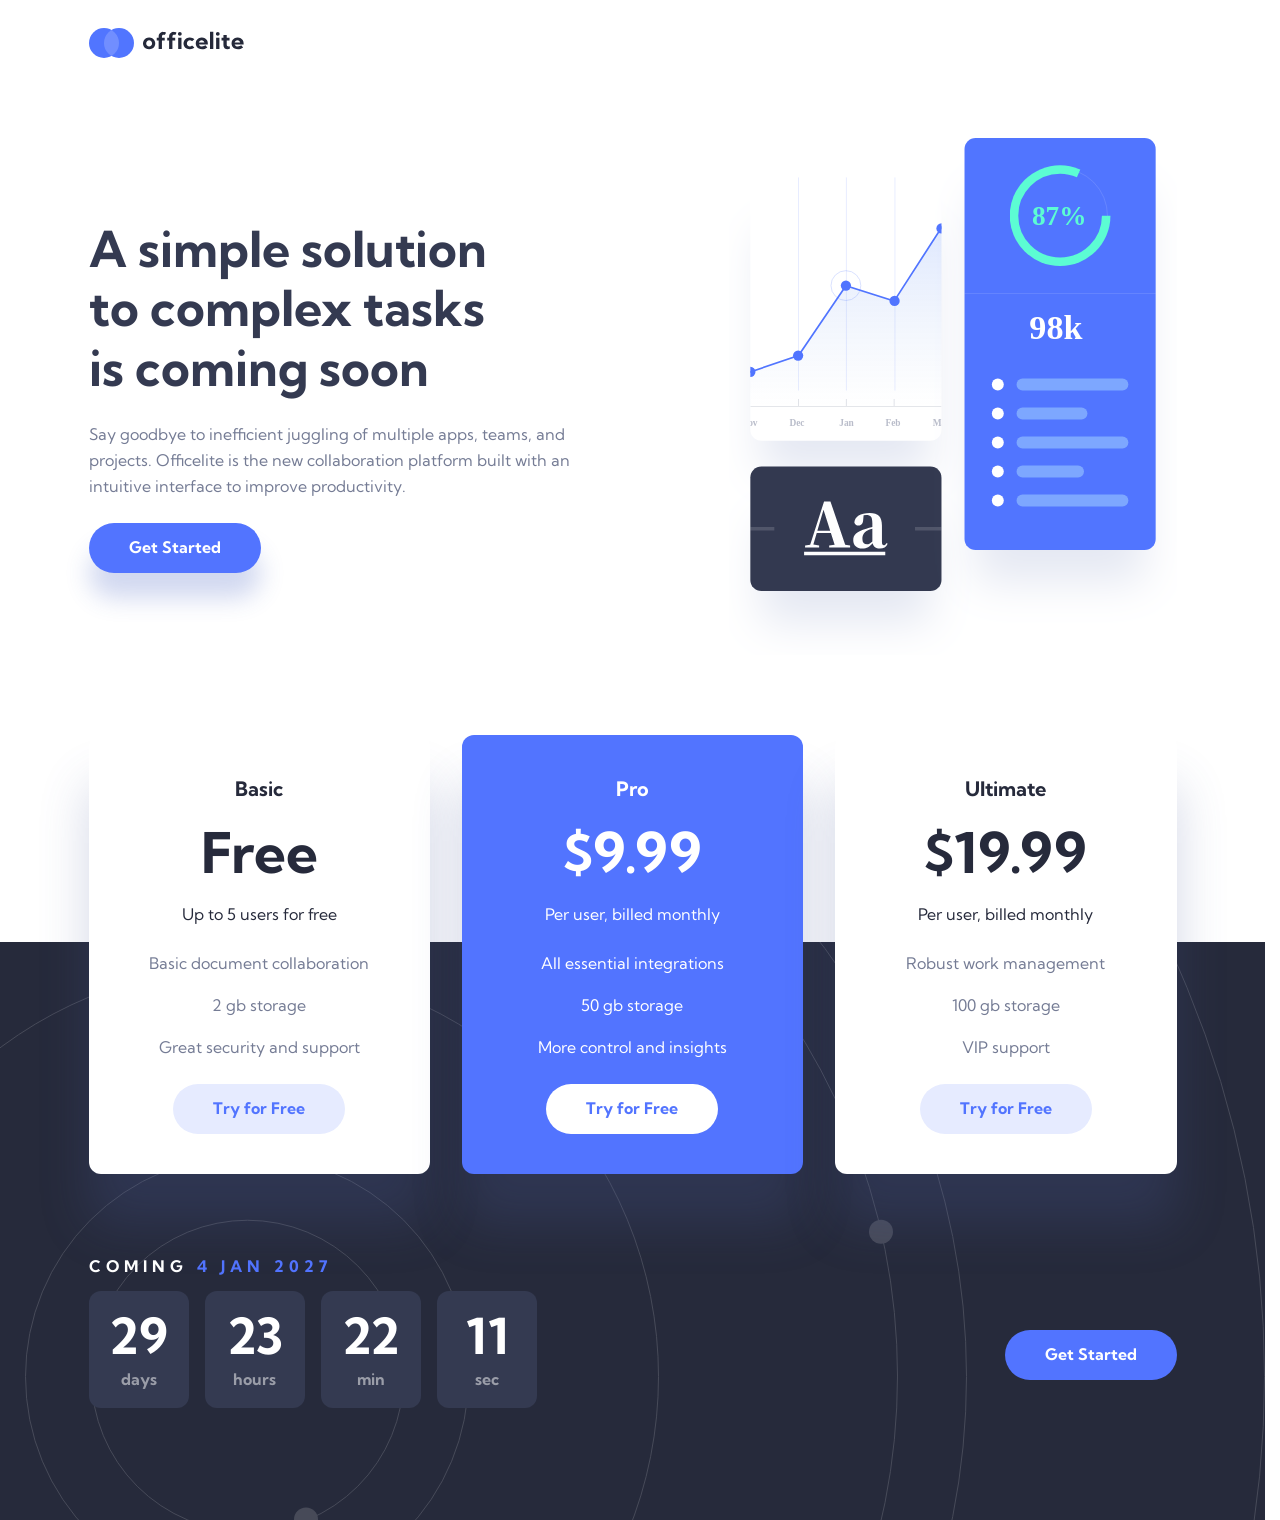
<file: index.html>
<!doctype html>
<html lang="en">
	<head>
		<meta charset="UTF-8" />
		<meta name="viewport" content="width=device-width, initial-scale=1.0" />

		<link
			rel="icon"
			type="image/png"
			sizes="32x32"
			href="./assets/favicon-32x32.png"
		/>
		<link rel="stylesheet" href="style.css" />

		<title>Frontend Mentor | Officelite coming soon site</title>
		<script src="app.js" defer></script>
	</head>
	<body class="home">
		<header class="wrapper">
			<a href="./index.html" aria-label="Officelite home" class="logo">
				<svg
					width="155"
					height="30"
					xmlns="http://www.w3.org/2000/svg"
					xmlns:xlink="http://www.w3.org/1999/xlink"
					aria-hidden="true"
				>
					<defs><circle id="a" cx="15" cy="15" r="15" /></defs>
					<g fill="none" fill-rule="evenodd">
						<g>
							<circle fill="#5175FF" cx="30" cy="15" r="15" />
							<mask id="b" fill="#fff"><use xlink:href="#a" /></mask>
							<use fill="#5175FF" xlink:href="#a" />
							<circle
								fill="#B4C4FF"
								opacity=".324"
								mask="url(#b)"
								cx="30"
								cy="15"
								r="15"
							/>
						</g>
						<path
							d="M60.13 21.291c1.18 0 2.228-.254 3.147-.763a5.73 5.73 0 002.177-2.092c.533-.886.799-1.895.799-3.026 0-1.13-.266-2.139-.799-3.025a5.73 5.73 0 00-2.177-2.092c-.919-.51-1.968-.764-3.147-.764-1.18 0-2.23.255-3.154.764a5.72 5.72 0 00-2.182 2.092c-.533.886-.799 1.894-.799 3.025s.266 2.14.799 3.026a5.72 5.72 0 002.182 2.092c.923.509 1.974.763 3.154.763zm0-2.827c-.843 0-1.54-.29-2.09-.87-.552-.581-.828-1.31-.828-2.184 0-.874.276-1.602.827-2.182.551-.581 1.248-.871 2.09-.871.843 0 1.54.29 2.092.87.551.581.827 1.309.827 2.183 0 .875-.276 1.603-.827 2.183-.552.58-1.249.87-2.091.87zm12.82 2.601v-8.482h2.792V9.756H72.95V8.67c0-.671.151-1.167.454-1.487.303-.32.699-.481 1.189-.481.176 0 .371.026.586.08.214.052.417.158.609.316l1.275-2.296a5.744 5.744 0 00-1.51-.701 5.457 5.457 0 00-1.534-.226 4.65 4.65 0 00-2.16.514 4.064 4.064 0 00-1.608 1.487c-.406.649-.61 1.433-.61 2.353v1.527h-1.895v2.827h1.896v8.482h3.308zm10.466 0v-8.482h2.791V9.756h-2.791V8.67c0-.671.15-1.167.453-1.487.303-.32.7-.481 1.19-.481.176 0 .37.026.585.08.215.052.418.158.61.316l1.274-2.296a5.744 5.744 0 00-1.51-.701 5.457 5.457 0 00-1.534-.226 4.65 4.65 0 00-2.16.514 4.064 4.064 0 00-1.608 1.487c-.406.649-.609 1.433-.609 2.353v1.527h-1.895v2.827h1.895v8.482h3.309zm7.42-13.345c.552 0 .996-.166 1.333-.498.337-.331.506-.769.506-1.312s-.169-.98-.506-1.312c-.337-.331-.78-.497-1.332-.497s-.996.166-1.333.497c-.337.332-.505.77-.505 1.312 0 .543.168.98.505 1.312.337.332.781.498 1.333.498zm1.655 13.345V9.755h-3.309v11.31h3.309zm8.34.226c.911 0 1.756-.147 2.533-.44a5.946 5.946 0 002.005-1.234l-2.332-2.16c-.552.671-1.287 1.007-2.206 1.007-.842 0-1.54-.29-2.09-.87-.552-.581-.828-1.31-.828-2.184 0-.874.276-1.602.827-2.182.552-.581 1.249-.871 2.091-.871.92 0 1.654.335 2.206 1.006l2.332-2.16a5.946 5.946 0 00-2.005-1.233 7.102 7.102 0 00-2.533-.44c-1.218 0-2.303.254-3.257.763a5.846 5.846 0 00-2.257 2.092c-.551.886-.827 1.894-.827 3.025s.276 2.14.827 3.026a5.846 5.846 0 002.257 2.092c.954.509 2.04.763 3.257.763zm12.395 0c.797 0 1.63-.128 2.499-.384.87-.257 1.748-.728 2.636-1.414l-1.998-2.352a5.74 5.74 0 01-1.43.978c-.525.253-1.186.379-1.982.379-.743 0-1.392-.196-1.947-.588a2.972 2.972 0 01-1.143-1.527h8.96v-.984c0-1.138-.26-2.149-.781-3.03a5.632 5.632 0 00-2.131-2.082c-.9-.505-1.928-.758-3.085-.758-1.164 0-2.203.255-3.119.764a5.726 5.726 0 00-2.165 2.08c-.528.88-.793 1.88-.793 3.003 0 1.139.276 2.155.827 3.048.552.894 1.314 1.595 2.287 2.104.972.509 2.094.763 3.365.763zm2.195-6.718h-5.63c.161-.648.5-1.18 1.017-1.594.517-.415 1.128-.622 1.833-.622.696 0 1.294.203 1.792.61.497.408.827.943.988 1.606zm8.891 6.492V3.648h-3.308v17.417h3.308zM128.77 7.72c.552 0 .996-.166 1.333-.498.337-.331.505-.769.505-1.312s-.168-.98-.505-1.312c-.337-.331-.781-.497-1.333-.497-.551 0-.995.166-1.332.497-.337.332-.506.77-.506 1.312 0 .543.169.98.506 1.312.337.332.781.498 1.332.498zm1.655 13.345V9.755h-3.309v11.31h3.309zm8.248.226c.704 0 1.42-.14 2.148-.418v-2.67c-.421.174-.83.26-1.23.26-.535 0-.977-.152-1.326-.457-.348-.305-.523-.726-.523-1.261v-4.162h2.792V9.756h-2.792V6.928h-3.308v2.828h-1.896v2.827h1.896v4.535c0 1.342.366 2.373 1.097 3.093.731.72 1.779 1.08 3.142 1.08zm10.35 0c.797 0 1.63-.128 2.499-.384.87-.257 1.748-.728 2.636-1.414l-1.998-2.352a5.74 5.74 0 01-1.43.978c-.525.253-1.186.379-1.982.379-.743 0-1.392-.196-1.947-.588a2.972 2.972 0 01-1.144-1.527h8.961v-.984c0-1.138-.26-2.149-.781-3.03a5.632 5.632 0 00-2.131-2.082c-.9-.505-1.928-.758-3.085-.758-1.164 0-2.203.255-3.119.764a5.726 5.726 0 00-2.165 2.08c-.528.88-.793 1.88-.793 3.003 0 1.139.276 2.155.827 3.048.552.894 1.314 1.595 2.286 2.104.973.509 2.095.763 3.366.763zm2.195-6.718h-5.63c.161-.648.5-1.18 1.017-1.594.517-.415 1.128-.622 1.833-.622.696 0 1.294.203 1.792.61.497.408.827.943.988 1.606z"
							fill="#25293A"
							fill-rule="nonzero"
						/>
					</g>
				</svg>
			</a>
		</header>
		<main class="wrapper">
			<section class="section hero-section">
				<img
					src="./assets/home/illustration-charts.svg"
					class="hero-illustration"
					alt=""
				/>
				<div class="hero-text-wrapper">
					<h1 class="hero-title">
						A simple solution to complex tasks is coming soon
					</h1>
					<p class="hero-text">
						Say goodbye to inefficient juggling of multiple apps, teams, and
						projects. Officelite is the new collaboration platform built with an
						intuitive interface to improve productivity.
					</p>
					<a href="./sign-up.html" class="button">Get Started</a>
				</div>
			</section>

			<section class="section cards-section">
				<ul class="card">
					<div class="card-top">
						<li class="card-title">Basic</li>
						<li class="looks-h1">Free</li>
						<li>Up to 5 users for free</li>
					</div>
					<div class="card-bottom">
						<li>Basic document collaboration</li>
						<li>2 gb storage</li>
						<li>Great security and support</li>
					</div>
					<a href="./sign-up.html" class="button secondary">Try for Free</a>
				</ul>

				<ul class="card dark">
					<div class="card-top">
						<li class="card-title">Pro</li>
						<li class="looks-h1">$9.99</li>
						<li>Per user, billed monthly</li>
					</div>
					<div class="card-bottom">
						<li>All essential integrations</li>
						<li>50 gb storage</li>
						<li>More control and insights</li>
					</div>
					<a href="./sign-up.html" class="button secondary on-dark"
						>Try for Free</a
					>
				</ul>

				<ul class="card">
					<div class="card-top">
						<li class="card-title">Ultimate</li>
						<li class="looks-h1">$19.99</li>
						<li>Per user, billed monthly</li>
					</div>
					<div class="card-bottom">
						<li>Robust work management</li>
						<li>100 gb storage</li>
						<li>VIP support</li>
					</div>
					<a href="./sign-up.html" class="button secondary">Try for Free</a>
				</ul>
			</section>
		</main>
		<footer>
			<div class="wrapper date-content">
				<div class="launch-info">
					<p class="launch-date" id="countdown-date">
						Coming <span id="future-date">04 Nov 2026</span>
					</p>
					<div class="countdown" role="timer" aria-labelledby="countdown-date">
						<p>
							<span class="countdown-number">47</span>
							<span class="countdown-label">days</span>
						</p>
						<p>
							<span class="countdown-number">07</span>
							<span class="countdown-label">hours</span>
						</p>
						<p>
							<span class="countdown-number">56</span>
							<span class="countdown-label">min</span>
						</p>
						<p>
							<span class="countdown-number">14</span>
							<span class="countdown-label">sec</span>
						</p>
					</div>
				</div>
				<a href="./sign-up.html" class="button">Get Started</a>
			</div>
		</footer>
	</body>
</html>
</file>
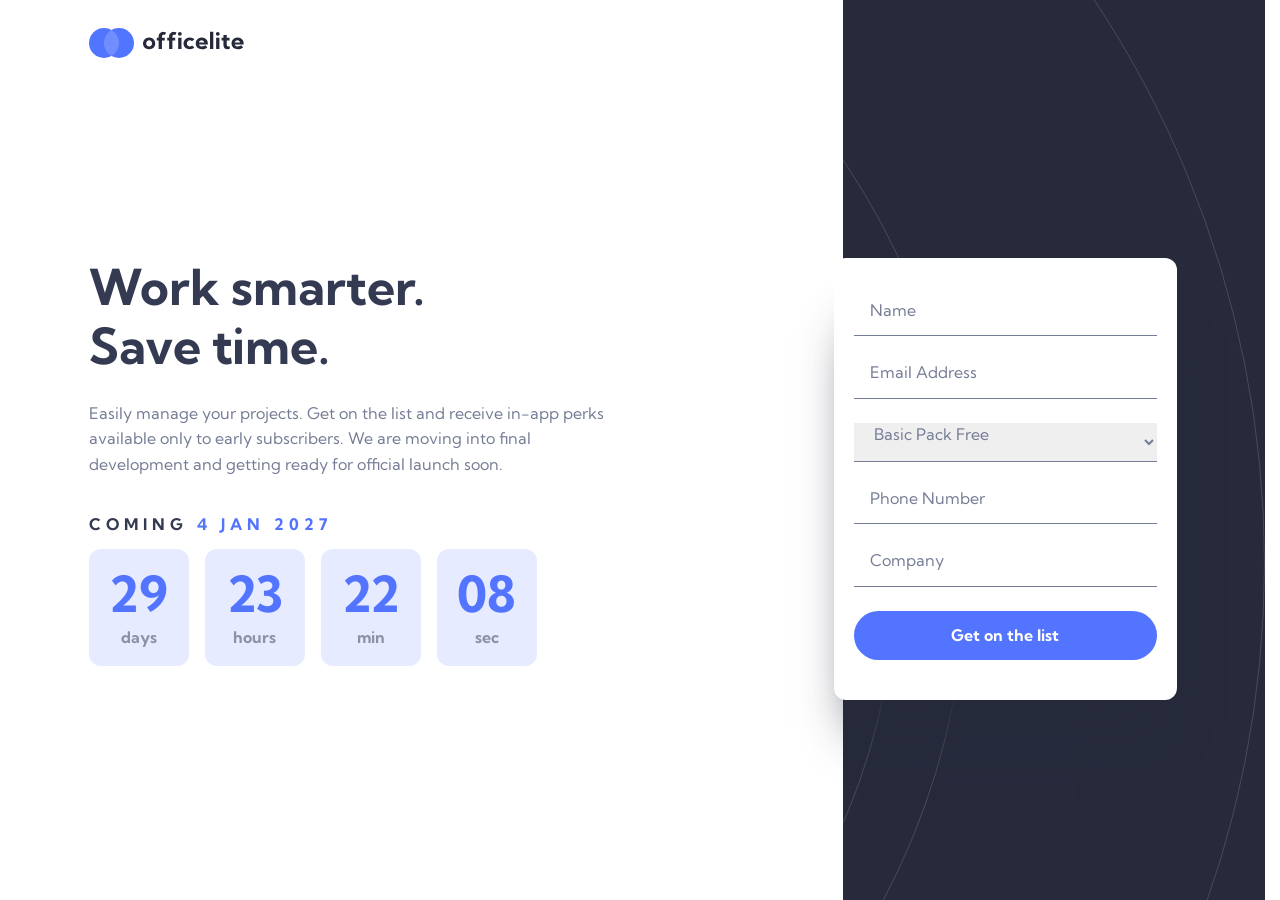
<file: sign-up.html>
<!doctype html>
<html lang="en">
	<head>
		<meta charset="UTF-8" />
		<meta name="viewport" content="width=device-width, initial-scale=1.0" />

		<link
			rel="icon"
			type="image/png"
			sizes="32x32"
			href="./assets/favicon-32x32.png"
		/>
		<link rel="stylesheet" href="style.css" />

		<title>Frontend Mentor | Officelite coming soon site</title>
		<script src="app.js" defer></script>
	</head>
	<body class="sign-up">
		<header class="wrapper">
			<a href="./index.html" aria-label="Officelite home" class="logo">
				<svg
					width="155"
					height="30"
					xmlns="http://www.w3.org/2000/svg"
					xmlns:xlink="http://www.w3.org/1999/xlink"
					aria-hidden="true"
				>
					<defs><circle id="a" cx="15" cy="15" r="15" /></defs>
					<g fill="none" fill-rule="evenodd">
						<g>
							<circle fill="#5175FF" cx="30" cy="15" r="15" />
							<mask id="b" fill="#fff"><use xlink:href="#a" /></mask>
							<use fill="#5175FF" xlink:href="#a" />
							<circle
								fill="#B4C4FF"
								opacity=".324"
								mask="url(#b)"
								cx="30"
								cy="15"
								r="15"
							/>
						</g>
						<path
							d="M60.13 21.291c1.18 0 2.228-.254 3.147-.763a5.73 5.73 0 002.177-2.092c.533-.886.799-1.895.799-3.026 0-1.13-.266-2.139-.799-3.025a5.73 5.73 0 00-2.177-2.092c-.919-.51-1.968-.764-3.147-.764-1.18 0-2.23.255-3.154.764a5.72 5.72 0 00-2.182 2.092c-.533.886-.799 1.894-.799 3.025s.266 2.14.799 3.026a5.72 5.72 0 002.182 2.092c.923.509 1.974.763 3.154.763zm0-2.827c-.843 0-1.54-.29-2.09-.87-.552-.581-.828-1.31-.828-2.184 0-.874.276-1.602.827-2.182.551-.581 1.248-.871 2.09-.871.843 0 1.54.29 2.092.87.551.581.827 1.309.827 2.183 0 .875-.276 1.603-.827 2.183-.552.58-1.249.87-2.091.87zm12.82 2.601v-8.482h2.792V9.756H72.95V8.67c0-.671.151-1.167.454-1.487.303-.32.699-.481 1.189-.481.176 0 .371.026.586.08.214.052.417.158.609.316l1.275-2.296a5.744 5.744 0 00-1.51-.701 5.457 5.457 0 00-1.534-.226 4.65 4.65 0 00-2.16.514 4.064 4.064 0 00-1.608 1.487c-.406.649-.61 1.433-.61 2.353v1.527h-1.895v2.827h1.896v8.482h3.308zm10.466 0v-8.482h2.791V9.756h-2.791V8.67c0-.671.15-1.167.453-1.487.303-.32.7-.481 1.19-.481.176 0 .37.026.585.08.215.052.418.158.61.316l1.274-2.296a5.744 5.744 0 00-1.51-.701 5.457 5.457 0 00-1.534-.226 4.65 4.65 0 00-2.16.514 4.064 4.064 0 00-1.608 1.487c-.406.649-.609 1.433-.609 2.353v1.527h-1.895v2.827h1.895v8.482h3.309zm7.42-13.345c.552 0 .996-.166 1.333-.498.337-.331.506-.769.506-1.312s-.169-.98-.506-1.312c-.337-.331-.78-.497-1.332-.497s-.996.166-1.333.497c-.337.332-.505.77-.505 1.312 0 .543.168.98.505 1.312.337.332.781.498 1.333.498zm1.655 13.345V9.755h-3.309v11.31h3.309zm8.34.226c.911 0 1.756-.147 2.533-.44a5.946 5.946 0 002.005-1.234l-2.332-2.16c-.552.671-1.287 1.007-2.206 1.007-.842 0-1.54-.29-2.09-.87-.552-.581-.828-1.31-.828-2.184 0-.874.276-1.602.827-2.182.552-.581 1.249-.871 2.091-.871.92 0 1.654.335 2.206 1.006l2.332-2.16a5.946 5.946 0 00-2.005-1.233 7.102 7.102 0 00-2.533-.44c-1.218 0-2.303.254-3.257.763a5.846 5.846 0 00-2.257 2.092c-.551.886-.827 1.894-.827 3.025s.276 2.14.827 3.026a5.846 5.846 0 002.257 2.092c.954.509 2.04.763 3.257.763zm12.395 0c.797 0 1.63-.128 2.499-.384.87-.257 1.748-.728 2.636-1.414l-1.998-2.352a5.74 5.74 0 01-1.43.978c-.525.253-1.186.379-1.982.379-.743 0-1.392-.196-1.947-.588a2.972 2.972 0 01-1.143-1.527h8.96v-.984c0-1.138-.26-2.149-.781-3.03a5.632 5.632 0 00-2.131-2.082c-.9-.505-1.928-.758-3.085-.758-1.164 0-2.203.255-3.119.764a5.726 5.726 0 00-2.165 2.08c-.528.88-.793 1.88-.793 3.003 0 1.139.276 2.155.827 3.048.552.894 1.314 1.595 2.287 2.104.972.509 2.094.763 3.365.763zm2.195-6.718h-5.63c.161-.648.5-1.18 1.017-1.594.517-.415 1.128-.622 1.833-.622.696 0 1.294.203 1.792.61.497.408.827.943.988 1.606zm8.891 6.492V3.648h-3.308v17.417h3.308zM128.77 7.72c.552 0 .996-.166 1.333-.498.337-.331.505-.769.505-1.312s-.168-.98-.505-1.312c-.337-.331-.781-.497-1.333-.497-.551 0-.995.166-1.332.497-.337.332-.506.77-.506 1.312 0 .543.169.98.506 1.312.337.332.781.498 1.332.498zm1.655 13.345V9.755h-3.309v11.31h3.309zm8.248.226c.704 0 1.42-.14 2.148-.418v-2.67c-.421.174-.83.26-1.23.26-.535 0-.977-.152-1.326-.457-.348-.305-.523-.726-.523-1.261v-4.162h2.792V9.756h-2.792V6.928h-3.308v2.828h-1.896v2.827h1.896v4.535c0 1.342.366 2.373 1.097 3.093.731.72 1.779 1.08 3.142 1.08zm10.35 0c.797 0 1.63-.128 2.499-.384.87-.257 1.748-.728 2.636-1.414l-1.998-2.352a5.74 5.74 0 01-1.43.978c-.525.253-1.186.379-1.982.379-.743 0-1.392-.196-1.947-.588a2.972 2.972 0 01-1.144-1.527h8.961v-.984c0-1.138-.26-2.149-.781-3.03a5.632 5.632 0 00-2.131-2.082c-.9-.505-1.928-.758-3.085-.758-1.164 0-2.203.255-3.119.764a5.726 5.726 0 00-2.165 2.08c-.528.88-.793 1.88-.793 3.003 0 1.139.276 2.155.827 3.048.552.894 1.314 1.595 2.286 2.104.973.509 2.095.763 3.366.763zm2.195-6.718h-5.63c.161-.648.5-1.18 1.017-1.594.517-.415 1.128-.622 1.833-.622.696 0 1.294.203 1.792.61.497.408.827.943.988 1.606z"
							fill="#25293A"
							fill-rule="nonzero"
						/>
					</g>
				</svg>
			</a>
		</header>
		<main class="wrapper sign-up-complete">
			<section class="section sign-up-hero-section">
				<h1 class="hero-title">Work smarter. Save time.</h1>
				<p class="hero-text">
					Easily manage your projects. Get on the list and receive in-app perks
					available only to early subscribers. We are moving into final
					development and getting ready for official launch soon.
				</p>
			</section>

			<section class="section sign-up-section">
				<div class="launch-info">
					<p class="launch-date" id="countdown-date">
						Coming <span id="future-date">04 Nov 2026</span>
					</p>
					<div class="countdown" role="timer" aria-labelledby="countdown-date">
						<p>
							<span class="countdown-number">47</span>
							<span class="countdown-label">days</span>
						</p>
						<p>
							<span class="countdown-number">07</span>
							<span class="countdown-label">hours</span>
						</p>
						<p>
							<span class="countdown-number">56</span>
							<span class="countdown-label">min</span>
						</p>
						<p>
							<span class="countdown-number">14</span>
							<span class="countdown-label">sec</span>
						</p>
					</div>
				</div>
			</section>

			<section class="form-section">
				<form action="" class="sign-up-form">
					<div class="form-group">
						<label class="sr-only" for="name">Name</label>
						<input
							class="form-control"
							type="text"
							name="name"
							id="name"
							placeholder="Name"
							required
						/>
					</div>
					<div class="form-group">
						<label class="sr-only" for="email">Email Address</label>
						<input
							class="form-control"
							type="email"
							name="email"
							id="email"
							placeholder="Email Address"
							autocapitalize="none"
							autocorrect="off"
							pattern="[^@]+@[^\.]+\..+"
							required
						/>
					</div>

					<label class="sr-only" for="pack-select"> Pack Selection </label>
					<select
						class="form-control custom-select"
						name="pack-select"
						id="pack-select"
					>
						<button><selectedcontent></selectedcontent></button>

						<option value="basic" selected>Basic Pack <span>Free</span></option>
						<option value="pro">Pro Pack <span>$9.99</span></option>
						<option value="ultimate">Ultimate Pack <span>$19.99</span></option>
					</select>

					<div class="form-group">
						<label class="sr-only" for="telephone">Phone Number</label>
						<input
							class="form-control"
							type="tel"
							name="telephone"
							id="telephone"
							placeholder="Phone Number"
							required
						/>
					</div>

					<div class="form-group">
						<label class="sr-only" for="company">Company</label>
						<input
							class="form-control"
							type="text"
							name="company"
							id="company"
							placeholder="Company"
						/>
					</div>

					<button class="button" type="submit">Get on the list</button>
				</form>
			</section>
		</main>

		<footer></footer>
	</body>
</html>
</file>
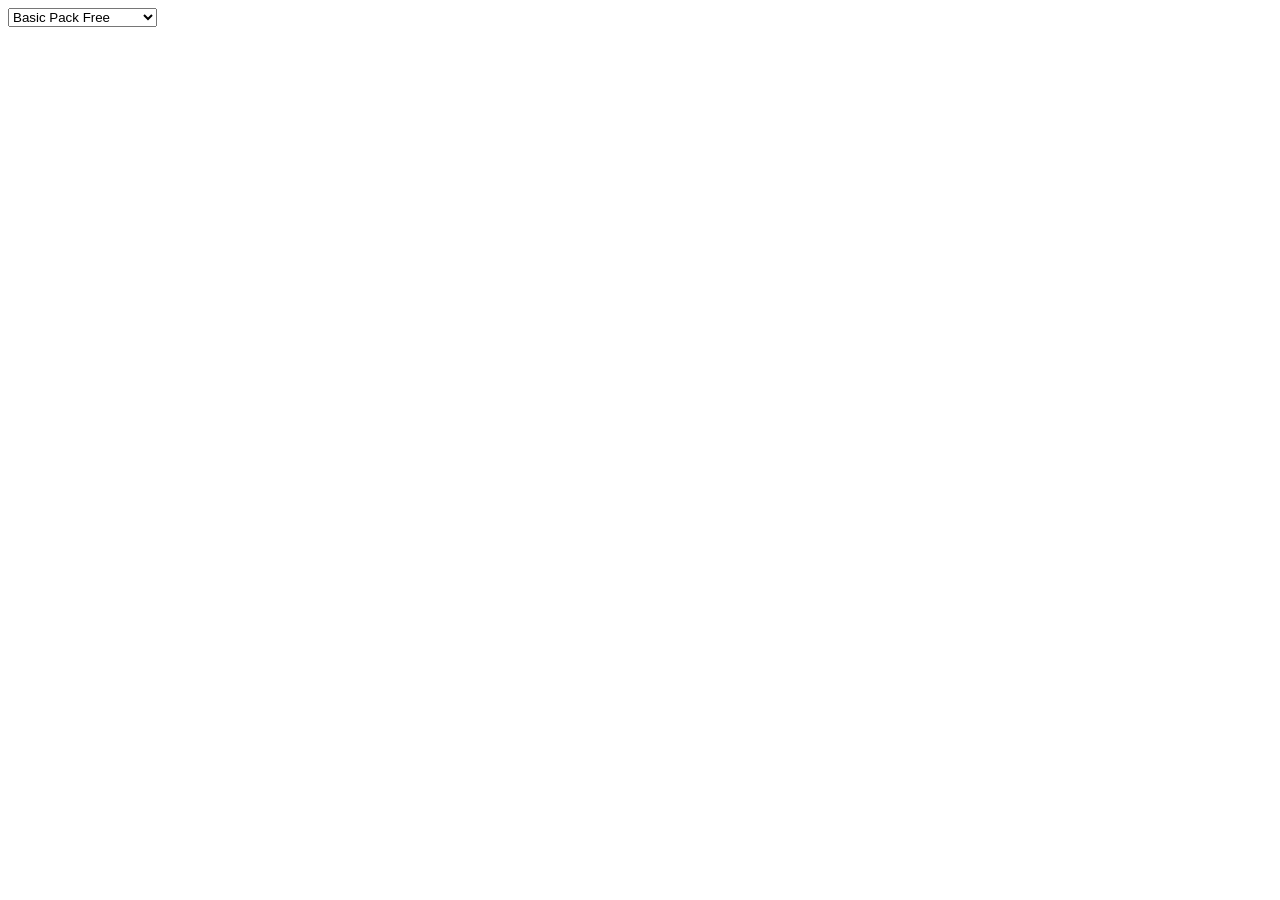
<file: test-select.html>
<!doctype html>
<html lang="en">
	<head>
		<meta charset="UTF-8" />
		<meta name="viewport" content="width=device-width, initial-scale=1.0" />
		<title>Document</title>
		<style>
			select,
			select::picker(select) {
				appearance: base-select;
			}
		</style>
	</head>
	<body>
		<select
			class="form-control custom-select"
			name="pack-select"
			id="pack-select"
		>
			<button><selectedcontent></selectedcontent></button>

			<option value="basic" selected>Basic Pack <span>Free</span></option>
			<option value="pro">Pro Pack <span>$9.99</span></option>
			<option value="ultimate">Ultimate Pack <span>$19.99</span></option>
		</select>
	</body>
</html>
</file>
<file: style.css>
/* ----------------  */
/* Custom Fonts      */
/* ----------------  */

@font-face {
	font-display: swap;
	font-family: 'Kumbh Sans';
	font-style: normal;
	font-weight: 400;
	src: url('/assets/fonts/kumbh-sans-v27-latin-regular.woff2') format('woff2');
}

@font-face {
	font-display: swap;
	font-family: 'Kumbh Sans';
	font-style: normal;
	font-weight: 700;
	src: url('/assets/fonts/kumbh-sans-v27-latin-700.woff2') format('woff2');
}

/* ----------------  */
/* Custom Properties */
/* ----------------  */

:root {
	/* Primitives */
	--clr-neutral-900: 229 22% 19%;
	--clr-neutral-800: 228 22% 26%;
	--clr-neutral-500: 227 13% 52%;
	--clr-neutral-50: 0 0% 98%;
	--clr-neutral-0: 0 100% 100%;

	--clr-blue-500: 228 100% 66%;
	--clr-blue-300: 228 100% 75%;
	--clr-blue-100: 227 100% 95%;

	--clr-red-400: 0 82% 65%;

	/* Semantics Colors based on Primitives */
	--btn-primary-bg: hsl(var(--clr-blue-500));
	--btn-primary-bg-hover: hsl(var(--clr-blue-300));
	--btn-primary-text: hsl(var(--clr-neutral-0));

	--btn-secondary-bg: hsl(var(--clr-blue-100));
	--btn-secondary-bg-hover: hsl(var(--clr-blue-500));
	--btn-secondary-text: hsl(var(--clr-blue-500));
	--btn-secondary-text-hover: hsl(var(--clr-blue-100));

	--btn-secondary-on-dark-bg: hsl(var(--clr-neutral-0));
	--btn-secondary-on-dark-bg-hover: hsl(var(--clr-blue-100));
	--btn-secondary-on-dark-text: hsl(var(--clr-blue-500));
	--btn-secondary-on-dark-outline: hsl(var(--clr-neutral-0));

	--text: hsl(var(--clr-neutral-500));
	--text-dark: hsl(var(--clr-neutral-900));
	--text-muted: hsl(var(--clr-neutral-500));
	--text-on-dark: hsl(var(--clr-neutral-0));
	--text-accent: hsl(var(--clr-blue-500));
	--text-strong: hsl(var(--clr-neutral-800));

	--bg: hsl(var(--clr-neutral-0));
	--bg-dark: hsl(var(--clr-blue-500));
	--bg-select-hover: hsl(var(--clr-blue-300) / 20%);
	--bg-select-checked: hsl(var(--clr-blue-300) / 30%);
	--bg-muted: hsl(var(--clr-neutral-800));
	--bg-blue: hsl(var(--clr-blue-300));
	--bg-blue-muted: hsl(var(--clr-blue-100));

	--footer-bg: hsl(var(--clr-neutral-900));
	--footer-text: hsl(var(--clr-neutral-0));

	--color-warning: hsl(var(--clr-red-400));
	--color-invalid: hsl(var(--clr-red-400));
	--color-danger: hsl(var(--clr-red-400));
	--color-error: hsl(var(--clr-red-400));

	--fs-700: clamp(2.5rem, 2.3rem + 1vw, 3.5rem);
	--fs-600: clamp(1.25rem, 1.25rem + 0vw, 1.25rem);
	--fs-500: clamp(1.125rem, 1.125rem + 0vw, 1.125rem);
	--fs-400: clamp(1rem, 1rem + 0vw, 1rem);

	--ff-sans-normal: 'Kumbh Sans', sans-serif;

	--fw-700: 700;
	--fw-400: 400;

	/* Text Presets as CSS Variables */
	--text-preset-1: var(--fw-700) var(--fs-700)/1.2 var(--ff-sans-normal);
	--text-preset-2: var(--fw-700) var(--fs-600)/1.4 var(--ff-sans-normal);
	--text-preset-3: var(--fw-400) var(--fs-500)/1.5 var(--ff-sans-normal);
	--text-preset-4: var(--fw-400) var(--fs-400)/1.6 var(--ff-sans-normal);
	--text-preset-5: var(--fw-700) var(--fs-400)/1.6 var(--ff-sans-normal);

	--spacing-140: 8.75rem;
	--spacing-128: 8rem;
	--spacing-112: 7rem;
	--spacing-104: 6.5rem;
	--spacing-96: 6rem;
	--spacing-88: 5.5rem;
	--spacing-80: 5rem;
	--spacing-72: 4.5rem;
	--spacing-64: 4rem;
	--spacing-56: 3.5rem;
	--spacing-48: 3rem;
	--spacing-40: 2.5rem;
	--spacing-32: 2rem;
	--spacing-28: 1.75rem;
	--spacing-24: 1.5rem;
	--spacing-20: 1.25rem;
	--spacing-16: 1rem;
	--spacing-12: 0.75rem;
	--spacing-10: 0.625rem;
	--spacing-8: 0.5rem;
	--spacing-0: 0rem;

	--radius-full: 999px;
	--radius-28: 28px;
	--radius-24: 24px;
	--radius-20: 20px;
	--radius-16: 16px;
	--radius-12: 12px;
	--radius-10: 10px;
	--radius-8: 8px;
	--radius-6: 6px;
	--radius-4: 4px;
	--radius-0: 0px;

	--wrapper-max-width: 70rem;
	--spacing-inline: 1em;
	--spacing-block-start: var(--spacing-28);
}

/* ----------------  */
/* Reset             */
/* ----------------  */

*,
*::before,
*::after {
	box-sizing: border-box;
	background-repeat: no-repeat;
}

* {
	padding: 0;
	margin: 0;
}

html {
	-webkit-font-smoothing: antialiased;
	-webkit-text-size-adjust: none;
	text-size-adjust: none;
	block-size: 100%;
	scrollbar-gutter: stable;
}

img,
iframe,
audio,
video,
canvas,
svg {
	display: block;
	max-inline-size: 100%;
}

img,
iframe,
audio,
video,
canvas {
	block-size: auto;
}

input,
button,
textarea,
select {
	font: inherit;
	color: inherit;
}

textarea {
	resize: vertical;
}

fieldset,
iframe {
	border: none;
}

p,
h1,
h2,
h3,
h4,
h5,
h6 {
	overflow-wrap: break-word;
}

h1,
h2,
h3 {
	color: var(--text-strong);
	text-wrap: balance;
}

p {
	text-wrap: pretty;
	font-variant-numeric: proportional-nums;
	font-weight: var(--fw-400);
}

h1,
h2,
h3,
h4,
h5,
h6 {
	font-variant-numeric: lining-nums;
	font-weight: var(--fw-400);
}

button {
	line-height: 1;
	letter-spacing: 2%;
}

input,
label,
h1,
h2,
h3,
h4,
h5,
h6 {
	line-height: 1.1;
}

h1,
h2,
h3,
h4,
h5,
p,
figure,
picture {
	margin: 0;
}

ul {
	list-style: none;
	padding: 0;
}

a {
	text-decoration: none;
}

:focus-visible {
	outline: 2px solid hsl(var(--clr-blue-500));
	outline-offset: 4px;
}

body {
	min-block-size: 100svh;
	font: var(--text-preset-4);
	background-color: var(--bg);
	color: var(--text);
	overflow-x: hidden;
	margin: 0;
}

@media (prefers-reduced-motion: reduce) {
	*,
	*::before,
	*::after {
		animation-duration: 0.01ms !important;
		animation-iteration-count: 1 !important;
		transition-duration: 0.01ms !important;
		scroll-behavior: auto !important;
	}
}

/* -----------------  */
/* Utility Classes    */
/* -----------------  */

/* General */

.flex {
	display: flex;
	gap: var(--gap, 1rem);
}

.grid {
	display: grid;
	gap: var(--gap, 1rem);
}

.d-block {
	display: block;
}

.flow > *:where(:not(:first-child)) {
	margin-inline-start: var(--flow-space, 1rem);
}

.flow--space-small {
	--flow-space: 0.75rem;
}

.wrapper {
	width: min(100vw, var(--wrapper-max-width));
	margin-inline: auto;
	padding-inline: var(--spacing-inline);
}

.sr-only {
	position: absolute;
	width: 1px;
	height: 1px;
	padding: 0;
	margin: -1px;
	overflow: hidden;
	clip: rect(0, 0, 0, 0);
	white-space: nowrap;
	border: 0;
}

[hidden] {
	display: none;
}

.skip-to-content {
	position: absolute;
	z-index: 9999;
	background-color: var(--bg);
	color: var(--text);
	padding: 0.5em 1em;
	margin-inline: auto;
	transform: translateY(-100%);
	transition: transform 500ms ease-in-out;
}

.skip-to-content:focus {
	transform: translateY(0);
}

/* Typography */

h1,
.looks-h1 {
	font: var(--text-preset-1);
}

h2,
.looks-h2 {
	font: var(--text-preset-2);
}

/* ----------------  */
/* Components        */
/* ----------------  */

.button {
	cursor: pointer;
	display: block;
	background-color: var(--btn-primary-bg);
	color: var(--btn-primary-text);
	font: var(--text-preset-5);
	border-radius: var(--radius-full);
	border: none;
	padding: var(--spacing-12) var(--spacing-40);
	transition:
		background 0.3s ease-in,
		outline 0.3s ease-in;

	&:hover {
		background-color: var(--btn-primary-bg-hover);
	}

	&.secondary {
		background-color: var(--btn-secondary-bg);
		color: var(--btn-secondary-text);

		&:hover {
			background-color: var(--btn-secondary-bg-hover);
			color: var(--btn-secondary-text-hover);
		}

		&.on-dark {
			background-color: var(--btn-secondary-on-dark-bg);
			color: var(--btn-secondary-on-dark-text);

			&:hover {
				background-color: var(--btn-secondary-on-dark-bg-hover);
			}

			&:focus-visible {
				background-color: var(--btn-secondary-on-dark-bg);
				outline-color: var(--btn-secondary-on-dark-outline);
			}
		}
	}
}

/* ----------------  */
/* Shared            */
/* ----------------  */

/* header, .logo, .button, footer, .countdown, .launch-date, .date-content */

header {
	padding-block-start: var(--spacing-block-start);
	display: flex;

	& .logo {
		margin-inline: auto;
		border-radius: var(--radius-full);

		@media (min-width: 35em) {
			margin-inline: 0;
		}
	}
}

.section {
	margin-block-start: var(--spacing-80);
}

.launch-info {
	width: 100%;
	max-width: 28rem;
}

.date-content {
	display: flex;
	flex-direction: column;
	align-items: center;

	@media (min-width: 60rem) {
		flex-direction: row;
		justify-content: space-between;
	}
}

.launch-date {
	font: var(--text-preset-5);
	text-transform: uppercase;
	letter-spacing: 5px;

	& span {
		color: var(--text-accent);
	}
}

.countdown {
	display: grid;
	grid-template-columns: repeat(4, minmax(min(65px, 100%), 1fr));
	gap: var(--spacing-16);

	& p {
		display: flex;
		flex-direction: column;
		align-items: center;
		background-color: var(--bg-muted);
		padding: var(--spacing-16) var(--spacing-12);
		border-radius: var(--radius-12);

		& .countdown-number {
			font: var(--text-preset-1);
		}

		& .countdown-label {
			font: var(--text-preset-5);
			opacity: 0.5;
		}
	}
}

@media (min-width: 35em) {
	.countdown {
		& .countdown-number {
			font-size: 3.5rem;
		}
	}
}

.launch-date {
	text-align: center;
	margin-block-end: var(--spacing-20);

	@media (min-width: 53em) {
		text-align: left;
		margin-block-end: var(--spacing-12);
	}
}

footer {
	position: relative;
	z-index: 0;
	background-image: url(./assets/home/bg-pattern-footer.svg);
	background-size: cover;
	background-repeat: no-repeat;
	background-color: var(--footer-bg);
	color: var(--footer-text);
}

/* ----------------  */
/* Index             */
/* ----------------  */

/* .hero-section, .cards-section, .card */

.hero-section {
	display: grid;
	grid-template-columns: repeat(12, 1fr);
	column-gap: var(--spacing-10);
	row-gap: var(--spacing-48);

	& .hero-illustration {
		grid-column: 4/10;
		place-self: center;
	}

	& .hero-text-wrapper {
		grid-column: 1/-1;
		display: flex;
		flex-direction: column;
		align-items: center;
		gap: var(--spacing-24);
		text-align: center;

		& .hero-text {
			color: var(--text);
		}

		& .button {
			box-shadow: 0 25px 25px hsla(227, 52%, 50%, 0.24);
		}
	}

	@media (min-width: 35em) {
		& .hero-illustration {
			grid-column: 8/-1;
			grid-row: 1;
		}

		& .hero-text-wrapper {
			grid-column: 1/7;
			grid-row: 1;
			align-items: start;
			justify-content: center;
			text-align: left;
		}
	}
}

.cards-section {
	position: relative;
	z-index: 1;
	display: grid;
	grid-template-columns: 1fr;
	gap: var(--spacing-24);

	@media (min-width: 53em) {
		grid-template-columns: repeat(3, 1fr);
		gap: var(--spacing-32);
	}
}

.card {
	background-color: var(--bg);
	color: var(--text);
	border-radius: var(--radius-12);
	padding: var(--spacing-40) var(--spacing-24);
	box-shadow: 0 50px 50px hsla(227, 35%, 45%, 0.24);
	display: flex;
	flex-direction: column;
	align-items: center;
	gap: var(--spacing-48);
	text-align: center;

	& .looks-h1 {
		font-size: 3.5rem;
	}

	& .card-top {
		color: var(--text-dark);

		& .card-title {
			font: var(--text-preset-2);
		}
	}

	& .card-top,
	& .card-bottom {
		display: flex;
		flex-direction: column;
		gap: var(--spacing-16);
	}

	&.dark {
		background-color: var(--bg-dark);
		color: var(--text-on-dark);

		& .card-top {
			color: var(--text-on-dark);
		}
	}

	@media (min-width: 35em) {
		padding: var(--spacing-48);
		display: grid;
		grid-template-columns: repeat(2, 1fr);
		row-gap: var(--spacing-24);

		& .card-top,
		& .card-bottom {
			align-items: start;
		}

		& .card-bottom {
			grid-row: span 2;
			justify-content: center;
		}

		& .button {
			max-width: fit-content;
		}
	}

	@media (min-width: 53em) {
		padding: var(--spacing-40);
		grid-template-columns: 1fr;

		& .card-top,
		& .card-bottom {
			align-items: center;
		}

		& .button {
			margin-inline: auto;
		}
	}
}

.home {
	& footer {
		margin-block-start: -50rem;
		padding-block-start: 55rem;
		/* ik weet niet of deze hier nog hoort. even opniuew nakijken */
		padding-block-end: var(--spacing-112);

		/* 48 */
		@media (min-width: 35em) {
			background-position-x: center;
			background-position-y: 5%;
			margin-block-start: -30rem;
			padding-block-start: 36rem;
		}

		/* 60 */
		@media (min-width: 53em) {
			background-size: 2036px;
			background-position-x: 100%;
			background-position-y: 40%;
			margin-block-start: -14.5rem;
			padding-block-start: 19.5rem;
		}

		& .button {
			margin-block-start: var(--spacing-48);
		}
	}
}

/* ----------------  */
/* Sign Up           */
/* ----------------  */

/* .sign-up-hero-section, .sign-up-section, .sign-up-form, .sign-up-complete, .custom-select */

body.sign-up {
	position: relative;

	@media (min-width: 60rem) {
		display: grid;
		grid-template-rows: auto 1fr;
	}
}

.sign-up-form {
	background-color: var(--bg);
	border-radius: var(--radius-12);
	display: flex;
	flex-direction: column;
	gap: var(--spacing-24);
	/* margin-block-start: var(--spacing-80); */
	padding: var(--spacing-40) var(--spacing-20);
	color: var(--text);
	box-shadow: 0px 50px 50px -25px hsl(var(--clr-neutral-900));

	& .form-control {
		padding: var(--spacing-16);
		padding-block-start: 0;
		border: 0;
		border-bottom: 1px solid hsl(var(--clr-neutral-500));
		width: 100%;
	}

	& ::placeholder {
		opacity: 1;
		color: var(--text);
	}

	& :focus:not(.custom-select, .custom-select *) {
		outline: 1px solid currentColor;
		outline-offset: 0.25lh;
	}
}

/* Custom Select Using base-select */
.custom-select,
.custom-select::picker(select) {
	appearance: base-select;
	background-color: var(--bg);
	border-radius: 0;
	border: none;
	position-area: block-end span-inline-end;

	&::picker-icon {
		color: hsl(var(--clr-blue-500));
		transition: 0.4s rotate;
		content: url(./assets/sign-up/icon-arrow-down.svg);
	}

	&:open::picker-icon {
		rotate: 180deg;
	}

	& option {
		font: var(--text-preset-5);

		& span {
			opacity: 0.4;
		}
		&:hover,
		&:focus {
			background-color: var(--bg-select-hover);
		}
		&:checked {
			background-color: var(--bg-select-checked);
		}
		&::checkmark {
			display: none;
		}
	}
}

.sign-up-hero-section {
	text-align: center;
	display: flex;
	flex-direction: column;
	gap: var(--spacing-24);
}

.sign-up-section {
	margin-block: var(--spacing-40) var(--spacing-80);

	& .launch-date {
		margin-block-start: unset;
		color: var(--text-strong);
	}

	& .countdown {
		& p {
			background-color: var(--bg-blue-muted);

			& .countdown-number {
				color: var(--text-accent);
			}

			& .countdown-label {
				color: var(--text-strong);
			}
		}
	}

	@media (min-width: 60rem) {
		text-align: left;
	}
}

.sign-up-hero-section,
.sign-up-section,
.sign-up-form {
	@media (min-width: 48rem) {
		max-width: 33.75rem;
		margin-inline: auto;
	}

	@media (min-width: 60rem) {
		text-align: left;
		margin-inline: unset;
	}
}

.sign-up-section,
.sign-up-form {
	@media (min-width: 48rem) {
		max-width: 28rem;
	}
}

.sign-up-complete {
	@media (min-width: 60rem) {
		display: grid;
		grid-template-columns: repeat(2, auto);
		grid-template-areas:
			'hero form'
			'countdown form';
		column-gap: var(--spacing-128);
		align-self: center;

		& .sign-up-hero-section {
			grid-area: hero;
			margin-block: unset;
		}

		& .sign-up-section {
			grid-area: countdown;
			margin-block: unset;
		}

		& .form-section {
			grid-area: form;
		}
	}
}

.sign-up {
	& footer {
		margin-block-start: -14.75rem;
		padding-block-start: 19.75rem;
		/* nakijken waaarom hier de achtergrondafbeelding niet geladen wordt */

		/* 48 */
		@media (min-width: 35em) {
			background-position-x: center;
			background-position-y: 5%;
			margin-block-start: -22rem;
			padding-block-start: 29.5rem;
		}

		/* 60 */
		@media (min-width: 60rem) {
			margin-block-start: 0;
			padding-block-start: 0;
			position: absolute;
			inset-block: 0;
			inset-inline-end: 0;
			width: 33vw;
			z-index: -1;
			background-image: url(./assets/sign-up/bg-pattern-side.svg);
			background-size: 2036px;
			background-position-x: 100%;
			background-position-y: 40%;
		}

		& .launch-date {
			text-align: center;
			margin-block-end: var(--spacing-20);

			@media (min-width: 53em) {
				text-align: left;
				margin-block-end: var(--spacing-12);
			}
		}

		& .button {
			margin-block-start: var(--spacing-48);
		}
	}
}
</file>
